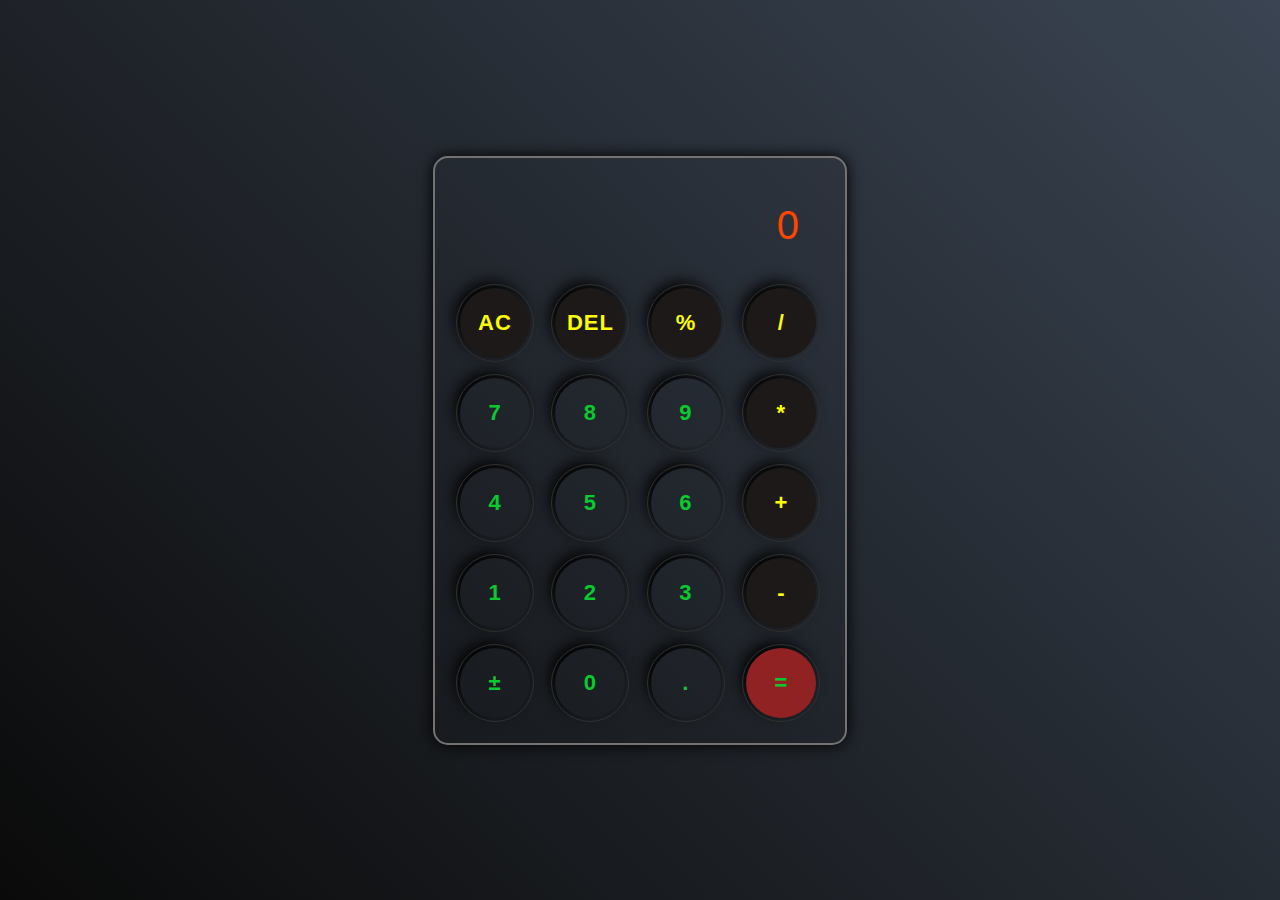
<file: CALCULATOR/index.html>
<!DOCTYPE html>
<html lang="en">
<head>
    <meta charset="UTF-8">
    <meta name="viewport" content="width=device-width, initial-scale=1.0">
    <title>Calculator | Wolblisk Industries</title>
    <link rel="stylesheet" href="style.css">
</head>
<body>
    <div class="calculator">
        <div class="display">
            <input type="text" id="inputBox" value="0" placeholder="0" disabled>
        </div>
        <div class="row">
            <button type="button" class="opr">AC</button>
            <button type="button" class="opr">DEL</button>
            <button type="button" class="opr">%</button>
            <button type="button" class="opr">/</button>
        </div>
        <div class="row">
            <button type="button">7</button>
            <button type="button">8</button>
            <button type="button">9</button>
            <button type="button" class="opr">*</button>
        </div>
        <div class="row">
            <button type="button">4</button>
            <button type="button">5</button>
            <button type="button">6</button>
            <button type="button" class="opr">+</button>
        </div>
        <div class="row">
            <button type="button">1</button>
            <button type="button">2</button>
            <button type="button">3</button>
            <button type="button" class="opr">-</button>
        </div>
        <div class="row">
            <button type="button" id="plusMinus">&#xB1;</button>
            <button type="button">0</button>
            <button type="button">.</button>
            <button type="button" id="eqBtn">=</button>
        </div>

    </div>
    <script src="app.js"></script>
</body>
</html>
</file>
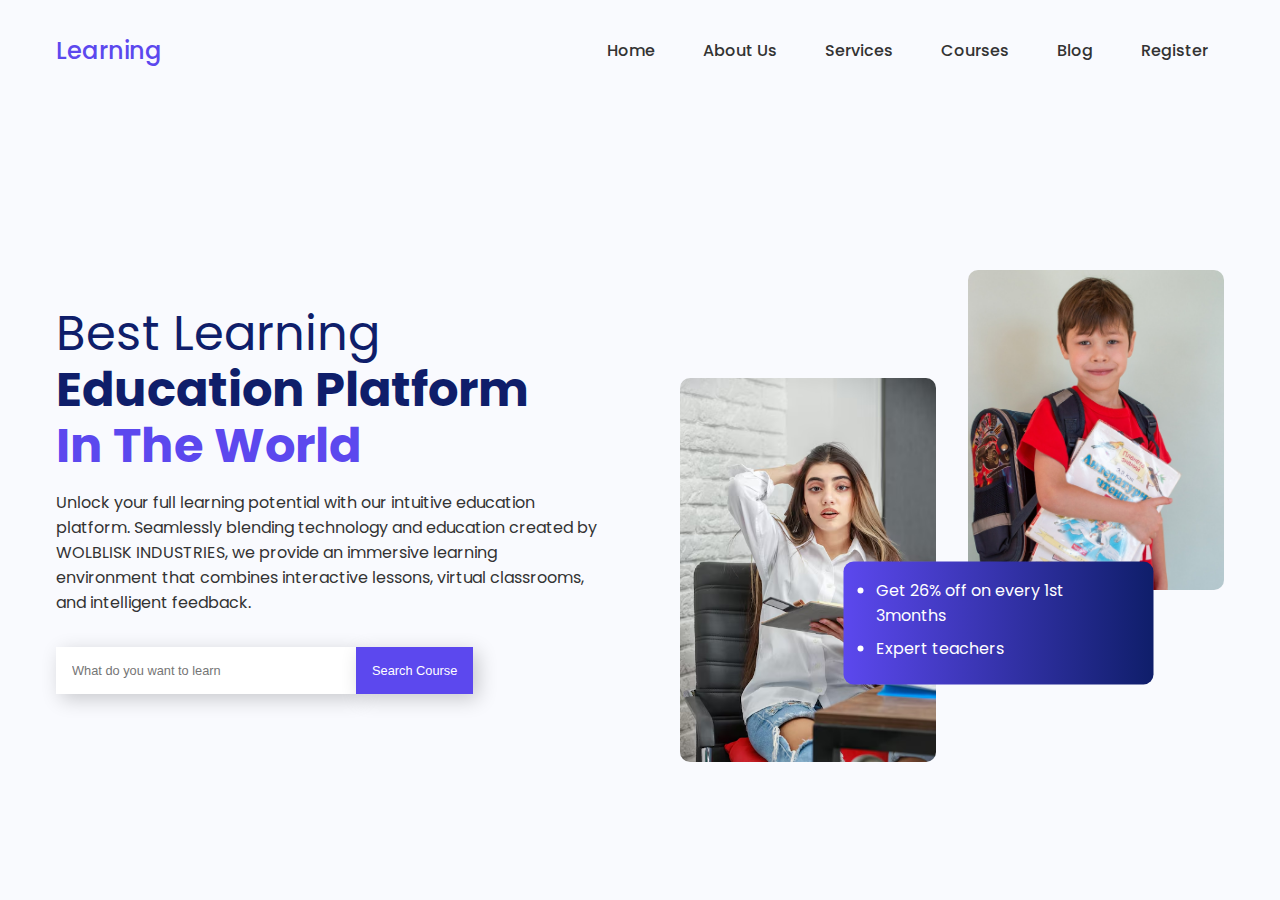
<file: LANDING PAGE/index.html>
<!DOCTYPE html>
<html lang="en">
  <head>
    <meta charset="UTF-8" />
    <meta http-equiv="X-UA-Compatible" content="IE=edge" />
    <meta name="viewport" content="width=device-width, initial-scale=1.0" />
    <link rel="stylesheet" href="styles.css" />
    <title>WOLBLISK INDUSTRIES EDUCATOR | Learning Landing Page</title>
  </head>
  <body>
    <nav>
      <div class="nav__logo"><a href="#">Learning</a></div>
      <ul class="nav__links">
        <li class="link"><a href="#">Home</a></li>
        <li class="link"><a href="#">About Us</a></li>
        <li class="link"><a href="#">Services</a></li>
        <li class="link"><a href="#">Courses</a></li>
        <li class="link"><a href="#">Blog</a></li>
        <li class="link"><a href="#" class="nav_btn">Register</a></li>
      </ul>
    </nav>
    <section class="container">
      <div class="content__container">
        <h1>
          Best Learning<br />
          <span class="heading__1">Education Platform</span><br />
          <span class="heading__2">In The World</span>
        </h1>
        <p>
          Unlock your full learning potential with our intuitive education
          platform. Seamlessly blending technology and education created by WOLBLISK INDUSTRIES, we provide an
          immersive learning environment that combines interactive lessons,
          virtual classrooms, and intelligent feedback.
        </p>
        <form>
          <input type="text" placeholder="What do you want to learn" />
          <button type="submit">Search Course</button>
        </form>
      </div>
      <div class="image__container">
        <img src="assets/header-1.jpg" alt="header" />
        <img src="assets/header-2.jpg" alt="header" />
        <div class="image__content">
          <ul>
            <li>Get 26% off on every 1st  3months</li>
            <li>Expert teachers</li>
          </ul>
        </div>
      </div>
    </section>
  </body>
</html>
</file>
<file: CALCULATOR/style.css>
*{
    margin: 0;
    padding: 0;
    box-sizing: border-box;
    font-family: Arial, Helvetica, sans-serif;
    letter-spacing: 1px;
}

body{
    min-height: 100vh;
    max-width: 100%;
    display: flex;
    justify-content: center;
    align-items: center;
    /* display: grid;
    place-items: center; */
    background: linear-gradient(45deg, #0a0a0a, #3a4452);
}

.calculator{
    padding: 15px;
    box-shadow: 0 0 15px #000;
    border: 2px solid rgb(116,114,114);
    border-radius: 15px;
}

.display input{
    width: 360px;
    border: none;
    outline: none;
    padding: 20px;
    margin: 10px;
    background: transparent;
    color: orangered;
    font-size: 40px;
    text-align: right;
    cursor: pointer;
}

input::placeholder{
    color: #fff;
}

button{
    width: 70px;
    height: 70px;
    margin: 10px;
    background: transparent;
    color: #0aca30;
    font-size: 22px;
    font-weight: 600;
    border: 0;
    border-radius: 50%;
    box-shadow: -5px -6px 15px #000;
    outline: 1px solid #313131;
    outline-offset: 3px;
    cursor: pointer;
}

button:active{
    background: #000;
    transform: translate(2px, 2px);
}

.opr{
    color: #fbff00;
    background: #1e1919;
    font-weight: 700;
}

#eqBtn{
    background: rgb(145, 34, 36);
    font-weight: 900;
}
</file>
<file: LANDING PAGE/styles.css>
@import url("https://fonts.googleapis.com/css2?family=Poppins:wght@400;500;600;700&display=swap");

:root {
  --primary-color: #5c48ee;
  --primary-color-dark: #0f1e6a;
  --secondary-color: #f9fafe;
  --text-color: #333333;
  --white: #ffffff;
  --max-width: 1200px;
}

* {
  padding: 0;
  margin: 0;
  box-sizing: border-box;
}

body {
  font-family: "Poppins", sans-serif;
  background-color: var(--secondary-color);
}

nav {
  max-width: var(--max-width);
  margin: auto;
  padding: 1rem;
  height: 100px;
  display: flex;
  align-items: center;
  justify-content: space-between;
}

.nav__logo a {
  font-size: 1.5rem;
  font-weight: 500;
  color: var(--primary-color);
  text-decoration: none;
  transition: 0.3s;
}

.nav__links {
  list-style: none;
  display: flex;
  align-items: center;
  gap: 1rem;
}

.link a {
  padding: .5rem 1rem;
  font-size: 1rem;
  font-weight: 500;
  color: var(--text-color);
  text-decoration: none;
  transition: 0.3s;
}

.link a:hover {
  color: var(--primary-color);
}

.link .nav__btn {
  padding: 0.5rem 2rem;
  color: var(--white) !important;
  background-color: var(--primary-color);
  border-radius: 5px;
}

.link .nav__btn:hover {
  background-color: var(--primary-color-dark);
}

.container {
  max-width: var(--max-width);
  margin: auto;
  padding: 1rem;
  min-height: calc(100vh - 100px);
  display: grid;
  grid-template-columns: repeat(2, 1fr);
  gap: 5rem;
}

.content__container {
  display: flex;
  flex-direction: column;
  justify-content: center;
}

.content__container h1 {
  font-size: 3rem;
  font-weight: 400;
  line-height: 3.5rem;
  color: var(--primary-color-dark);
  margin-bottom: 1rem;
}

.heading__1 {
  font-weight: 700;
}

.heading__2 {
  font-weight: 700;
  color: var(--primary-color);
}

.content__container p {
  font-size: 1rem;
  color: var(--text-color);
  margin-bottom: 2rem;
}

.content__container form {
  display: flex;
  align-items: center;
}

.content__container input {
  width: 100%;
  max-width: 300px;
  padding: 1rem;
  font-size: 0.8rem;
  outline: none;
  border: none;
  box-shadow: 5px 5px 20px rgba(0, 0, 0, 0.2);
}

.content__container button {
  width: fit-content;
  padding: 1rem;
  font-size: 0.8rem;
  white-space: nowrap;
  background-color: var(--primary-color);
  color: var(--white);
  outline: none;
  border: none;
  box-shadow: 5px 5px 20px rgba(0, 0, 0, 0.2);
  transition: 0.3s;
  cursor: pointer;
}

.content__container button:hover {
  background-color: var(--primary-color-dark);
}

.image__container {
  position: relative;
  display: grid;
  grid-template-columns: repeat(2, 1fr);
  gap: 2rem;
  place-content: center;
}

.image__container img {
  width: 100%;
  max-width: 300px;
  margin: auto;
  border-radius: 10px;
}

.image__container img:nth-child(1) {
  transform: translateY(70px);
}

.image__container img:nth-child(2) {
  transform: translateY(-70px);
}

.image__content {
  position: absolute;
  width: 100%;
  max-width: 310px;
  left: 50%;
  top: 50%;
  transform: translate(-35%, 50%);
  background: linear-gradient(
    to right,
    var(--primary-color),
    var(--primary-color-dark)
  );
  color: var(--white);
  padding: 1rem 2rem;
  border-radius: 10px;
}

.image__content li {
  margin-bottom: 0.5rem;
}

@media (width < 900px) {
  .link a:not(.nav__btn) {
    display: none;
  }

  .container {
    grid-template-columns: repeat(1, 1fr);
  }

  .content__container {
    text-align: center;
  }

  .content__container form {
    margin-right: auto;
    margin-left: auto;
  }

  .image__container {
    grid-area: 1/1/2/2;
  }

  .image__container img {
    transform: translateY(0) !important;
  }
}
</file>
